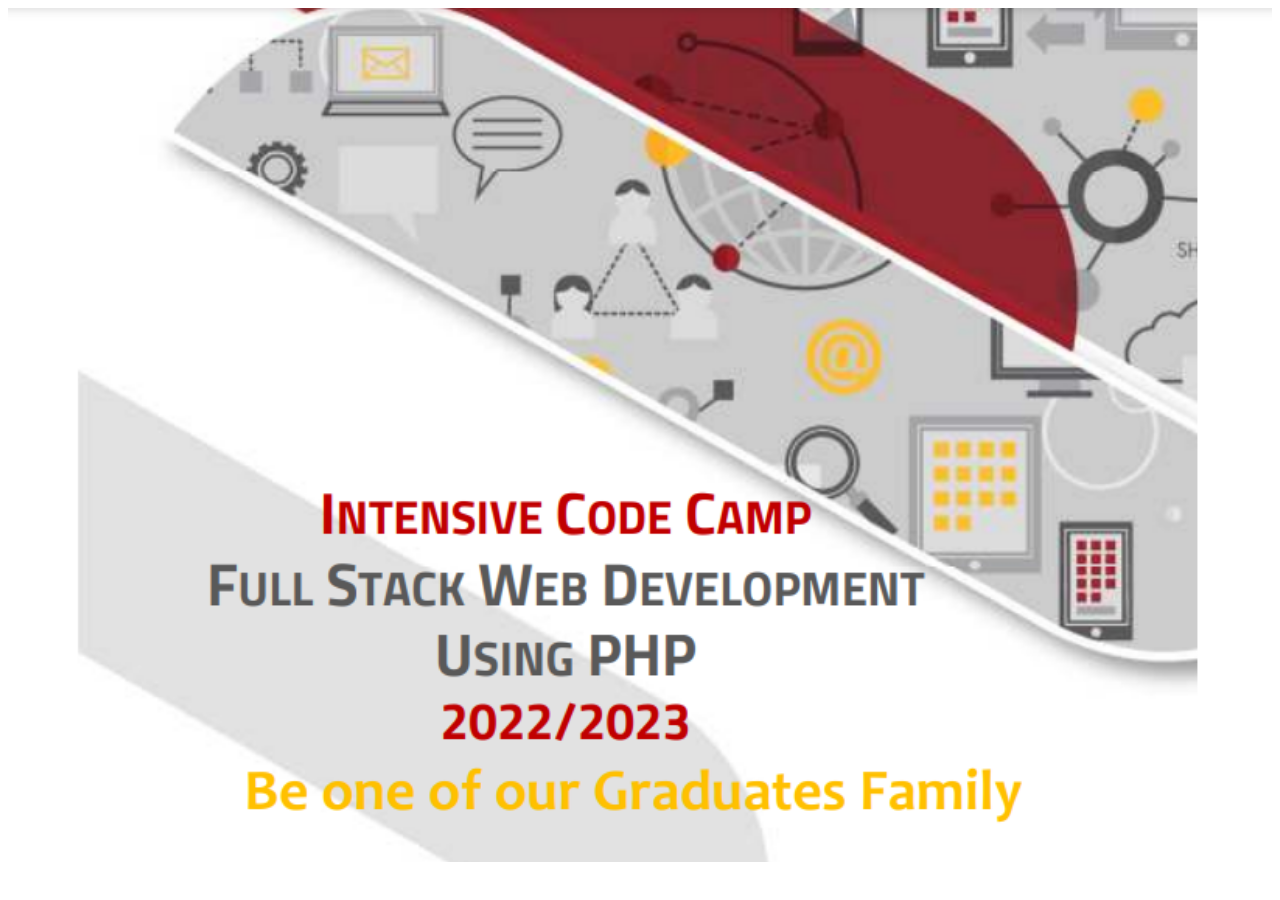
<file: day1/index.html>
<!DOCTYPE html>
<html lang="en">

<head>
    <meta charset="UTF-8">
    <meta name="viewport" content="width=device-width, initial-scale=1.0">
    <title>Start Page</title>
</head>

<body>

    <a href="roadmap.html">
        <img src="/day1/src/assets/img_1.PNG" alt="Roadmap Image" style="width:100%;height:auto;">
    </a>    
</body>

</html>
</file>
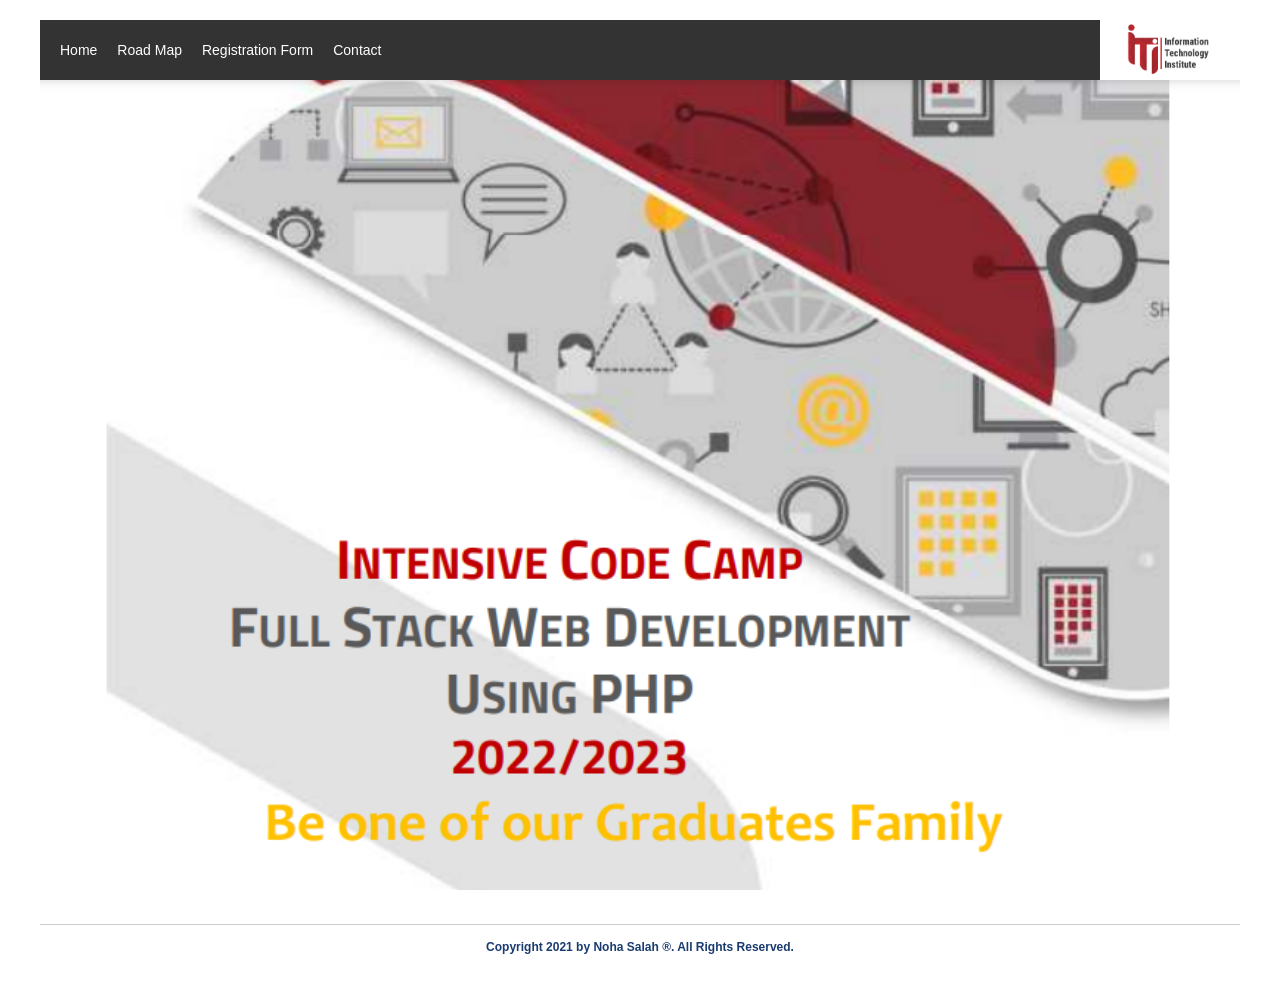
<file: day2/index.html>
<!DOCTYPE html>
<html lang="en">

<head>
    <meta charset="UTF-8">
    <meta name="viewport" content="width=device-width, initial-scale=1.0">
    <title>Start Page</title>
    <link rel="stylesheet" href="style.css">
</head>

<body>

    <div class="header">
        <div class="nav-links">
            <a href="index.html">Home</a>
            <a href="roadmap.html">Road Map</a>
            <a href="registration.html">Registration Form</a>
            <a href="https://iti.gov.eg">Contact</a>
        </div>
        <div class="logo-container">
            <img src="/day2/assets/ITI_logo.png" alt="ITI Information Technology Institute" width="100">
        </div>
    </div>

    <a href="roadmap.html">
        <img src="/day2/assets/img_1.PNG" alt="Intensive Code Camp - Python" style="width:100%;height:auto;">
    </a>

    <div class="footer">
        Copyright 2021 by Noha Salah &reg;. All Rights Reserved.
    </div>

</body>

</html>
</file>
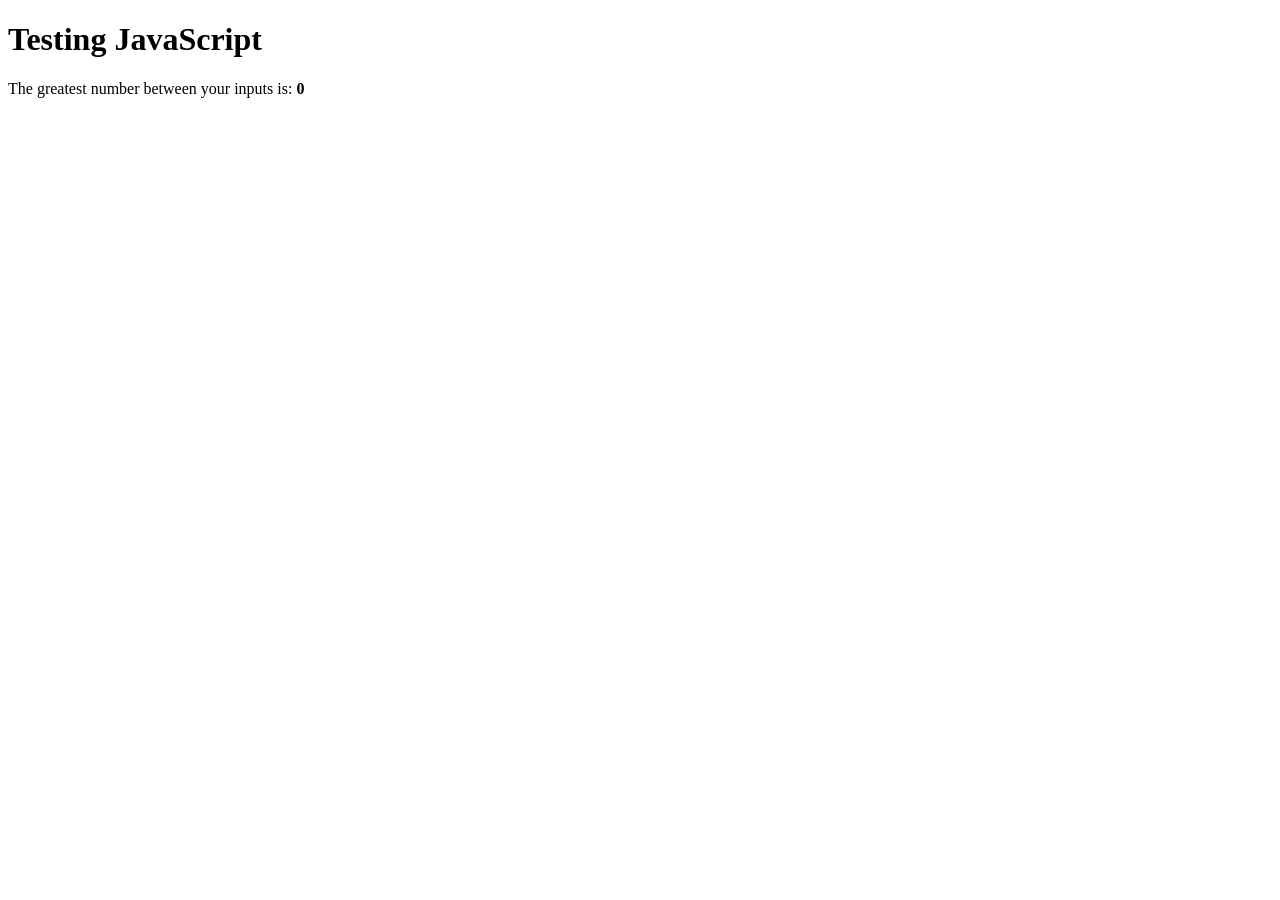
<file: day3/index.html>
<!DOCTYPE html>
<html lang="en">

<head>
    <meta charset="UTF-8">
    <meta name="viewport" content="width=device-width, initial-scale=1.0">
    <title>Day 3 - JS in Browser</title>
</head>

<body>

    <h1>Testing JavaScript</h1>

    <script src="script.js"></script>

</body>

</html>
</file>
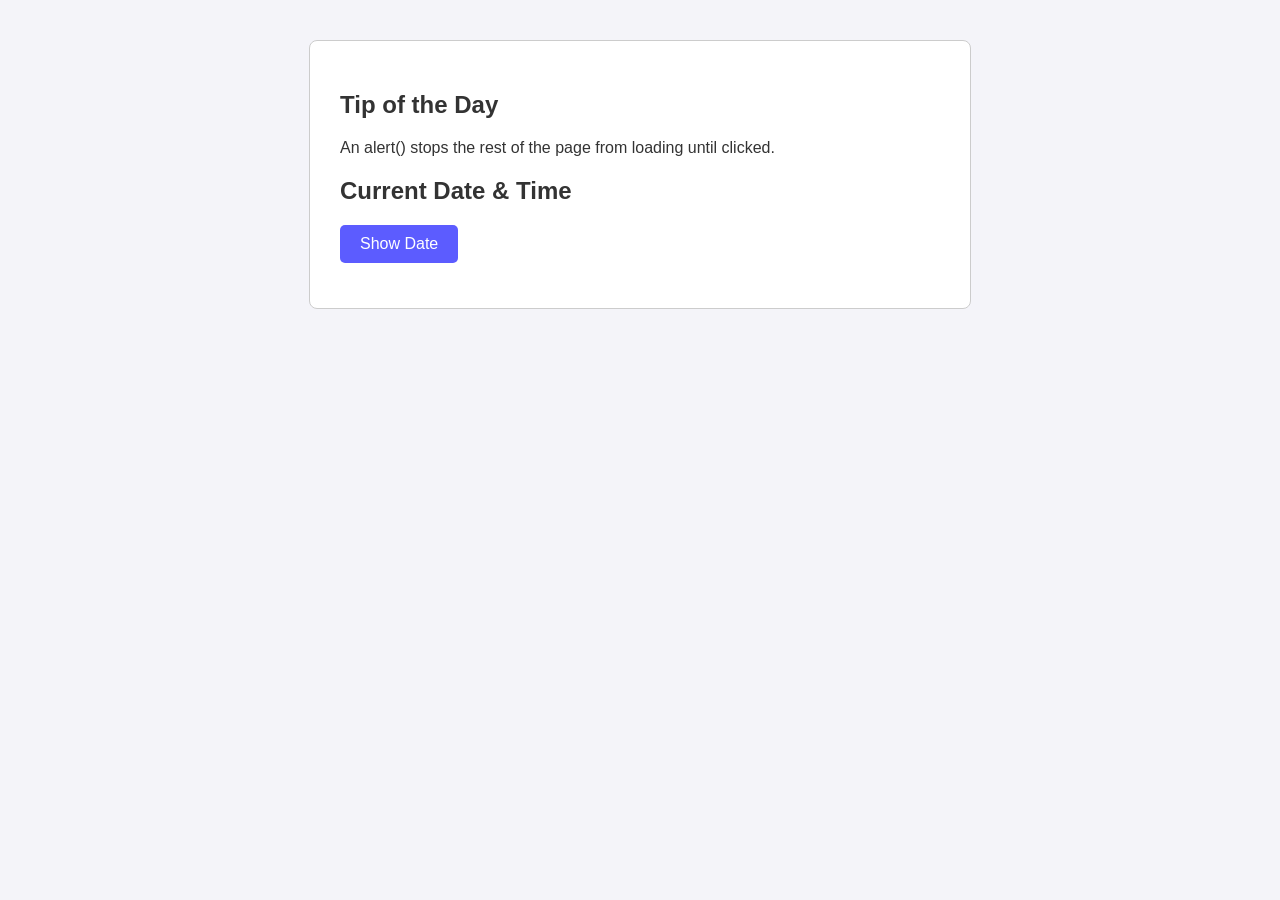
<file: day4/index.html>
<!DOCTYPE html>
<html lang="en">

<head>
    <meta charset="UTF-8">
    <meta name="viewport" content="width=device-width, initial-scale=1.0">
    <title>Day 4 - continue JS </title>
    <style>
        body {
            font-family: Arial, sans-serif;
            margin: 40px;
            background-color: #f4f4f9;
            color: #333;
        }

        .container {
            background: white;
            padding: 30px;
            border: 1px solid #ccc;
            border-radius: 8px;
            max-width: 600px;
            margin: 0 auto;
        }

        .note {
            color: #666;
            font-size: 14px;
            margin-top: 30px;
        }

        button {
            padding: 10px 20px;
            background-color: #5c5cff;
            color: white;
            border: none;
            border-radius: 5px;
            cursor: pointer;
            font-size: 16px;
            margin-bottom: 15px;
        }

        button:hover {
            background-color: #4a4acc;
        }
    </style>
</head>

<body>

    <div class="container">
        <h2>Tip of the Day</h2>
        <div id="tipDisplay"></div>

        <h2>Current Date & Time</h2>
        <button onclick="showDate()">Show Date</button>
        <div class="box" id="dateDisplay"></div>

    </div>

    <script>
        // Task 1: Tip 
        let jsTips = [
            "prompt() always returns a string. Use Number() to convert it.",
            "Arrays always start counting from index 0.",
            "Use console.log() to test your code and find bugs.",
            "Use 'let' for variables that change, and 'const' for fixed values.",
            "Math.random() generates a decimal number between 0 and 1.",
            "Use the .length property to find out how many items are in an array.",
            "An alert() stops the rest of the page from loading until clicked.",
            "A 'for' loop is the best way to print array items.",
            "Don't forget the parentheses () when you call a function!",
            "You can use document.write() to print text directly on the page."
        ];

        let randomIndex = Math.floor(Math.random() * jsTips.length);
        document.getElementById("tipDisplay").innerText = jsTips[randomIndex];

        // Task 2: Display  date and time 
        function showDate() {
            let currentDate = new Date();
            document.getElementById("dateDisplay").innerText = currentDate.toLocaleString();
        }

        // Task 3: Count how many times a number is found
        function countNumber(arr, targetNum) {
            let count = 0;
            for (let i = 0; i < arr.length; i++) {
                if (arr[i] === targetNum) {
                    count++;
                }
            }
            return count;
        }

        console.log("Task 3 ");
        let numbersArray = [5, 2, 8, 5, 1, 5, 9];
        console.log("Array: [5, 2, 8, 5, 1, 5, 9]");
        console.log("Number 5 is found: " + countNumber(numbersArray, 5) + " times");

        // Task 4: Remove a specific character from array
        function removeCharacter(arr, charToRemove) {
            let newArray = [];
            for (let i = 0; i < arr.length; i++) {
                if (arr[i] !== charToRemove) {
                    newArray.push(arr[i]);
                }
            }
            return newArray;
        }

        console.log("\n Task 4");
        let charsArray = ['A', 'b', 'C', 'b', 'D'];
        console.log("Original Array: ['A', 'b', 'C', 'b', 'D']");
        console.log("After removing 'b':", removeCharacter(charsArray, 'b'));

        // Task 5: Get the maximum number in an array
        function getMaximum(arr) {
            let maxNumber = arr[0];
            for (let i = 1; i < arr.length; i++) {
                if (arr[i] > maxNumber) {
                    maxNumber = arr[i];
                }
            }
            return maxNumber;
        }

        console.log("\n Task 5");
        let scores = [10, 55, 3, 99, 21];
        console.log("Array: [10, 55, 3, 99, 21]");
        console.log("Maximum number is: " + getMaximum(scores));

    </script>
</body>

</html>
</file>
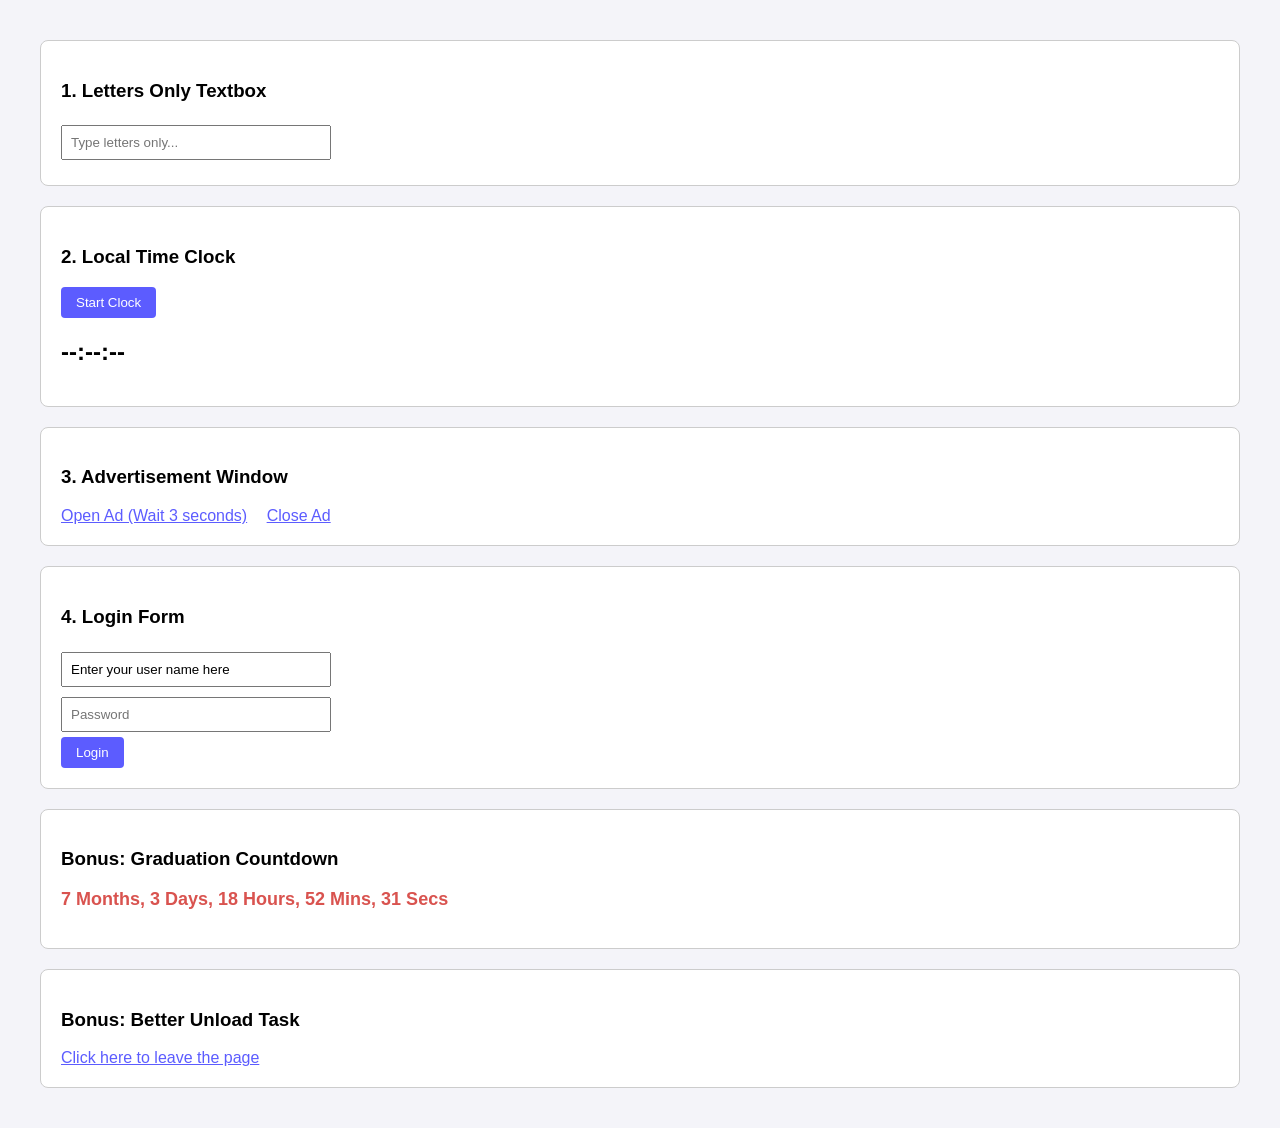
<file: day5/index.html>
<!DOCTYPE html>
<html lang="en">

<head>
    <meta charset="UTF-8">
    <meta name="viewport" content="width=device-width, initial-scale=1.0">
    <title>Day 5 - Main Lab</title>
    <style>
        body {
            font-family: Arial, sans-serif;
            margin: 40px;
            background-color: #f4f4f9;
        }

        .box {
            background: white;
            padding: 20px;
            border: 1px solid #ccc;
            border-radius: 8px;
            margin-bottom: 20px;
        }

        input {
            padding: 8px;
            margin: 5px 0;
            width: 250px;
        }

        button {
            padding: 8px 15px;
            background: #5c5cff;
            color: white;
            border: none;
            cursor: pointer;
            border-radius: 4px;
        }

        button:hover {
            background: #4a4acc;
        }

        a {
            color: #5c5cff;
            cursor: pointer;
            text-decoration: underline;
            margin-right: 15px;
        }
    </style>
</head>

<body>

    <div class="box">
        <h3>1. Letters Only Textbox</h3>
        <input type="text" id="lettersOnly" placeholder="Type letters only...">
    </div>

    <div class="box">
        <h3>2. Local Time Clock</h3>
        <button id="startClockBtn">Start Clock</button>
        <h2 id="clockDisplay">--:--:--</h2>
    </div>

    <div class="box">
        <h3>3. Advertisement Window</h3>
        <a id="openAdBtn">Open Ad (Wait 3 seconds)</a>
        <a id="closeAdBtn">Close Ad</a>
    </div>

    <div class="box">
        <h3>4. Login Form</h3>
        <form action="./welcome.html" method="GET">
            <input type="text" id="usernameInput" name="username" value="Enter your user name here"><br>
            <input type="password" name="password" placeholder="Password"><br>
            <button type="submit">Login</button>
        </form>
    </div>

    <div class="box">
        <h3>Bonus: Graduation Countdown</h3>
        <p style="font-size: 18px; font-weight: bold; color: #d9534f;" id="countdownDisplay">Calculating...</p>
    </div>

    <div class="box">
    <h3>Bonus: Better Unload Task</h3>
    <a href="https://google.com" id="leaveLink">Click here to leave the page</a>
</div>
    <script src="main.js"></script>
</body>

</html>
</file>
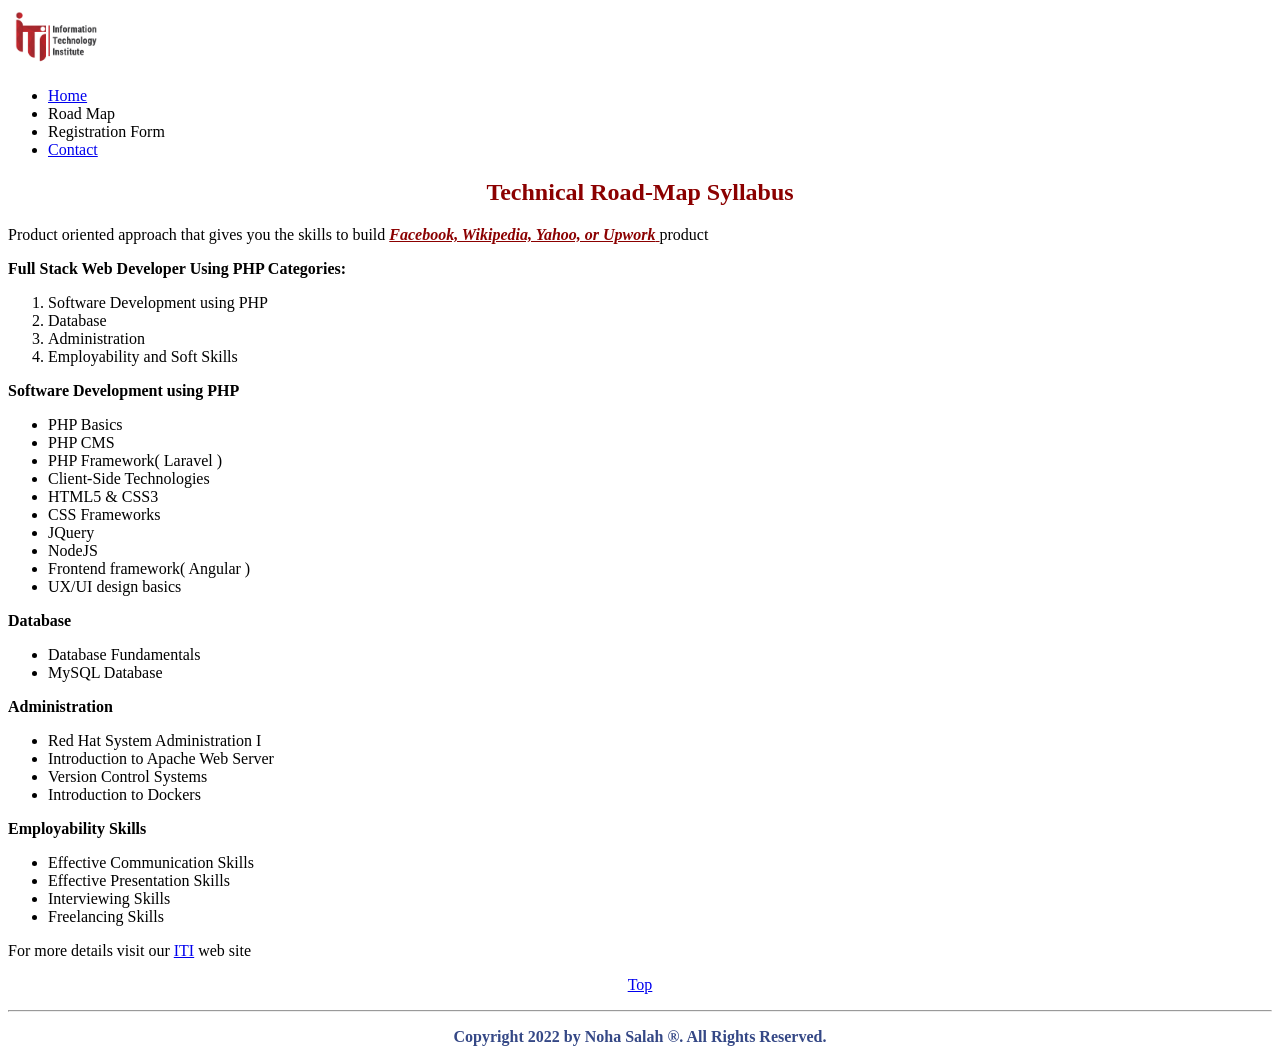
<file: day1/roadmap.html>
<!DOCTYPE html>

<html lang="en">

<head>
    <meta charset="UTF-8">
    <meta name="viewport" content="width=device-width, initial-scale=1.0">
    <title>Technical Road-Map</title>
</head>

<body>

    <a name="top"></a>

    <img src="/day1/src/assets/ITI_logo.png" alt="ITI Information Technology Institute" width="100">

    <ul>
        <li><a href="./index.html">Home</a></li>
        <li>Road Map</li>
        <li>Registration Form</a></li>
        <li><a href="#">Contact</a></li>
    </ul>

    <h2 align="center">
        <font color="darkred">Technical Road-Map Syllabus</font>
    </h2>

    <p>
        Product oriented approach that gives you the skills to build
        <u style=color:darkred>
            <font color="darkred"><b><i>Facebook, Wikipedia, Yahoo, or Upwork</i></b></font>
        </u>
        product
    </p>

    <p><b>Full Stack Web Developer Using PHP Categories:</b></p>
    <ol>
        <li>Software Development using PHP</li>
        <li>Database</li>
        <li>Administration</li>
        <li>Employability and Soft Skills</li>
    </ol>

    <p><b>Software Development using PHP</b></p>
    <ul>
        <li>PHP Basics</li>
        <li>PHP CMS</li>
        <li>PHP Framework( Laravel )</li>
        <li>Client-Side Technologies</li>
        <li>HTML5 & CSS3</li>
        <li>CSS Frameworks</li>
        <li>JQuery</li>
        <li>NodeJS</li>
        <li>Frontend framework( Angular )</li>
        <li>UX/UI design basics</li>
    </ul>

    <p><b>Database</b></p>
    <ul>
        <li>Database Fundamentals</li>
        <li>MySQL Database</li>
    </ul>

    <p><b>Administration</b></p>
    <ul>
        <li>Red Hat System Administration I</li>
        <li>Introduction to Apache Web Server</li>
        <li>Version Control Systems</li>
        <li>Introduction to Dockers</li>
    </ul>

    <p><b>Employability Skills</b></p>
    <ul>
        <li>Effective Communication Skills</li>
        <li>Effective Presentation Skills</li>
        <li>Interviewing Skills</li>
        <li>Freelancing Skills</li>
    </ul>

    <p>For more details visit our <a href="https://iti.gov.eg/home">ITI</a> web site</p>

    <p align="center"><a href="#top">Top</a></p>

    <hr>

    <p align="center"><b>
            <font color="#354886 ">Copyright 2022 by Noha Salah &reg;. All Rights Reserved.</font>
        </b></p>

</body>

</html>
</file>
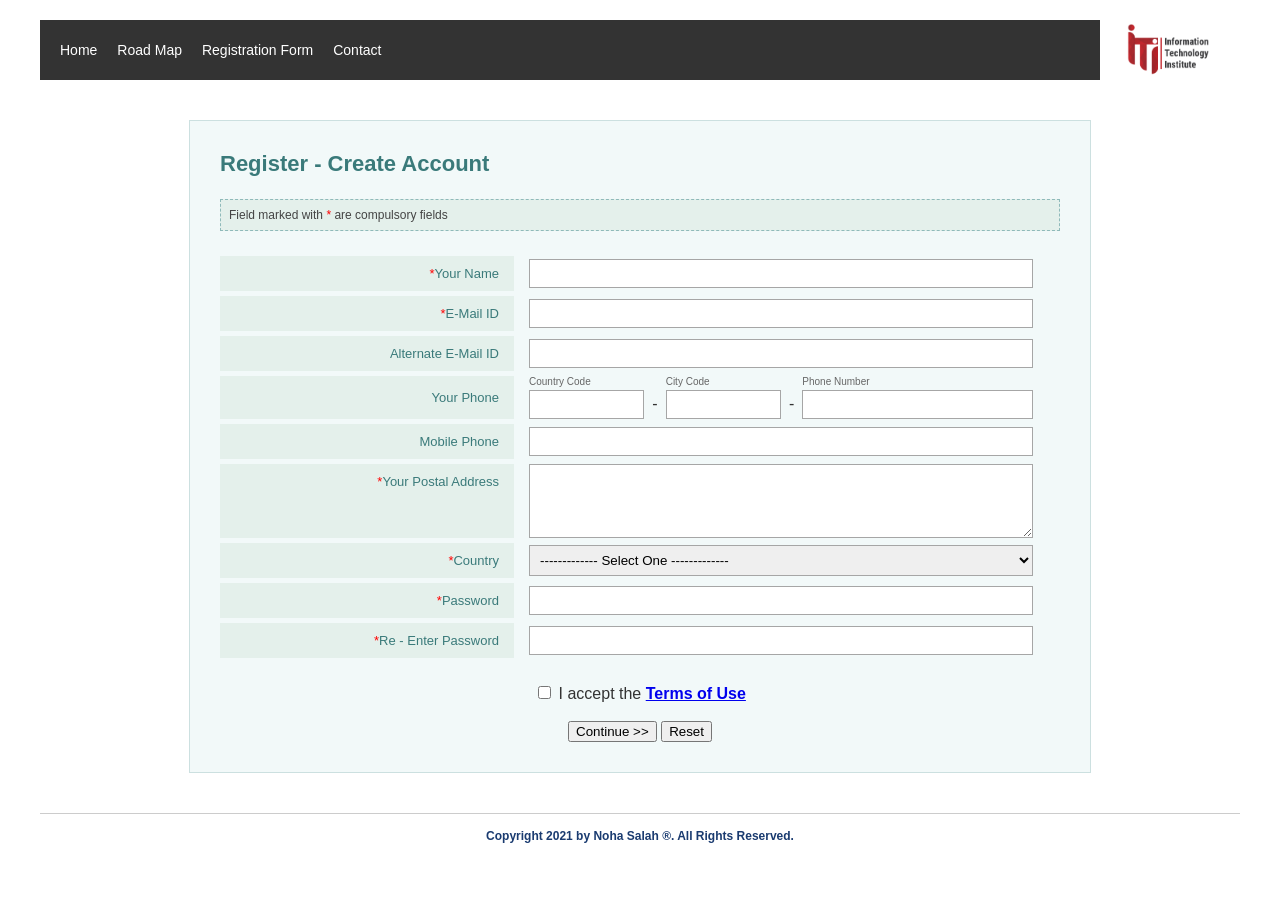
<file: day2/registration.html>
<!DOCTYPE html>
<html lang="en">

<head>
    <meta charset="UTF-8">
    <meta name="viewport" content="width=device-width, initial-scale=1.0">
    <title>Registration Form</title>
    <link rel="stylesheet" href="style.css">
</head>

<body>

    <div class="header">
        <div class="nav-links">
            <a href="index.html">Home</a>
            <a href="roadmap.html">Road Map</a>
            <a href="registration.html">Registration Form</a>
            <a href="https://iti.gov.eg">Contact</a>
        </div>
        <div class="logo-container">
            <img src="/day1/src/assets/ITI_logo.png" alt="ITI Information Technology Institute" width="100">
        </div>
    </div>

    <div class="form-container">
        <h3 class="form-title">Register - Create Account</h3>
        <div class="compulsory-note" style="background-color: #e4f0eb;">
            Field marked with <span class="required-star">*</span> are compulsory fields
        </div>

        <form action="#" method="POST">
            <div class="form-group">
                <div class="form-label"><span class="required-star">*</span>Your Name</div>
                <div class="form-input"><input type="text" name="name" required></div>
            </div>

            <div class="form-group">
                <div class="form-label"><span class="required-star">*</span>E-Mail ID</div>
                <div class="form-input"><input type="email" name="email" required></div>
            </div>

            <div class="form-group">
                <div class="form-label">Alternate E-Mail ID</div>
                <div class="form-input"><input type="email" name="alt_email"></div>
            </div>

            <div class="form-group">
                <div class="form-label">Your Phone</div>
                <div class="form-input" style="display: flex; gap: 8px; align-items: flex-end;">

                    <div style="display: flex; flex-direction: column; width: 25%;">
                        <span style="font-size: 10px; color: #666; margin-bottom: 3px;">Country Code</span>
                        <input type="text" name="country_code"
                            style="padding: 6px; border: 1px solid #a6a6a6; width: 100%; box-sizing: border-box;">
                    </div>

                    <span style="margin-bottom: 6px; color: #333;">-</span>

                    <div style="display: flex; flex-direction: column; width: 25%;">
                        <span style="font-size: 10px; color: #666; margin-bottom: 3px;">City Code</span>
                        <input type="text" name="city_code"
                            style="padding: 6px; border: 1px solid #a6a6a6; width: 100%; box-sizing: border-box;">
                    </div>

                    <span style="margin-bottom: 6px; color: #333;">-</span>

                    <div style="display: flex; flex-direction: column; width: 50%;">
                        <span style="font-size: 10px; color: #666; margin-bottom: 3px;">Phone Number</span>
                        <input type="text" name="phone_number"
                            style="padding: 6px; border: 1px solid #a6a6a6; width: 100%; box-sizing: border-box;">
                    </div>

                </div>
            </div>

            <div class="form-group">
                <div class="form-label">Mobile Phone</div>
                <div class="form-input"><input type="text" name="mobile"></div>
            </div>

            <div class="form-group align-top">
                <div class="form-label"><span class="required-star">*</span>Your Postal Address</div>
                <div class="form-input"><textarea name="address" rows="4" required></textarea></div>
            </div>

            <div class="form-group">
                <div class="form-label"><span class="required-star">*</span>Country</div>
                <div class="form-input">
                    <select name="country" required>
                        <option value="">------------- Select One -------------</option>
                        <option value="EG">Egypt</option>
                    </select>
                </div>
            </div>

            <div class="form-group">
                <div class="form-label"><span class="required-star">*</span>Password</div>
                <div class="form-input"><input type="password" name="password" required></div>
            </div>

            <div class="form-group">
                <div class="form-label"><span class="required-star">*</span>Re - Enter Password</div>
                <div class="form-input"><input type="password" name="confirm_password" required></div>
            </div>

            <div class="form-actions">
                <input type="checkbox" name="terms" required> I accept the <a href="#" style="font-weight: bold;">Terms
                    of Use</a><br><br>
                <button type="submit">Continue >></button>
                <button type="reset">Reset</button>
            </div>
        </form>
    </div>

    <div class="footer">
        Copyright 2021 by Noha Salah &reg;. All Rights Reserved.
    </div>

</body>

</html>
</file>
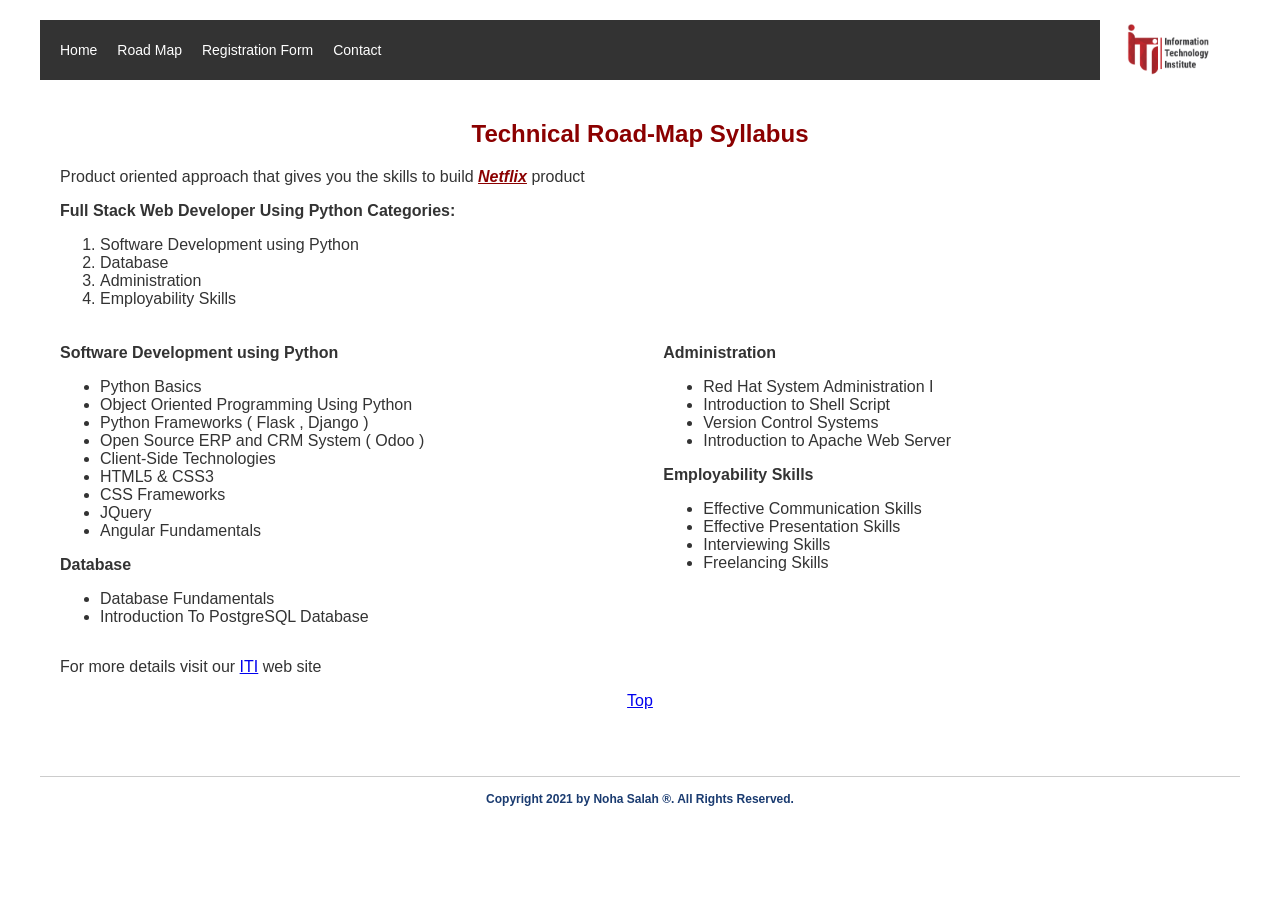
<file: day2/roadmap.html>
<!DOCTYPE html>
<html lang="en">

<head>
    <meta charset="UTF-8">
    <meta name="viewport" content="width=device-width, initial-scale=1.0">
    <title>Technical Road-Map Syllabus</title>
    <link rel="stylesheet" href="style.css">
</head>

<body>
    <a name="top"></a>

    <div class="header">
        <div class="nav-links">
            <a href="index.html">Home</a>
            <a href="roadmap.html">Road Map</a>
            <a href="registration.html">Registration Form</a>
            <a href="https://iti.gov.eg">Contact</a>
        </div>
        <div class="logo-container">
            <img src="/day2/assets/ITI_logo.png" alt="ITI Information Technology Institute" width="100">
        </div>
    </div>

    <div style="padding: 20px;">
        <h2 align="center" style="color: darkred;">Technical Road-Map Syllabus</h2>

        <p>
            Product oriented approach that gives you the skills to build
            <u style="color: darkred;"><b><i>Netflix</i></b></u> product
        </p>

        <p><b>Full Stack Web Developer Using Python Categories:</b></p>
        <ol>
            <li>Software Development using Python</li>
            <li>Database</li>
            <li>Administration</li>
            <li>Employability Skills</li>
        </ol>

        <div class="row">
            <div class="col">
                <p><b>Software Development using Python</b></p>
                <ul>
                    <li>Python Basics</li>
                    <li>Object Oriented Programming Using Python</li>
                    <li>Python Frameworks ( Flask , Django )</li>
                    <li>Open Source ERP and CRM System ( Odoo )</li>
                    <li>Client-Side Technologies</li>
                    <li>HTML5 & CSS3</li>
                    <li>CSS Frameworks</li>
                    <li>JQuery</li>
                    <li>Angular Fundamentals</li>
                </ul>

                <p><b>Database</b></p>
                <ul>
                    <li>Database Fundamentals</li>
                    <li>Introduction To PostgreSQL Database</li>
                </ul>
            </div>

            <div class="col">
                <p><b>Administration</b></p>
                <ul>
                    <li>Red Hat System Administration I</li>
                    <li>Introduction to Shell Script</li>
                    <li>Version Control Systems</li>
                    <li>Introduction to Apache Web Server</li>
                </ul>

                <p><b>Employability Skills</b></p>
                <ul>
                    <li>Effective Communication Skills</li>
                    <li>Effective Presentation Skills</li>
                    <li>Interviewing Skills</li>
                    <li>Freelancing Skills</li>
                </ul>
            </div>
        </div>

        <p>For more details visit our <a href="https://iti.gov.eg">ITI</a> web site</p>
        <p align="center"><a href="#top">Top</a></p>
    </div>

    <div class="footer">
        Copyright 2021 by Noha Salah &reg;. All Rights Reserved.
    </div>

</body>

</html>
</file>
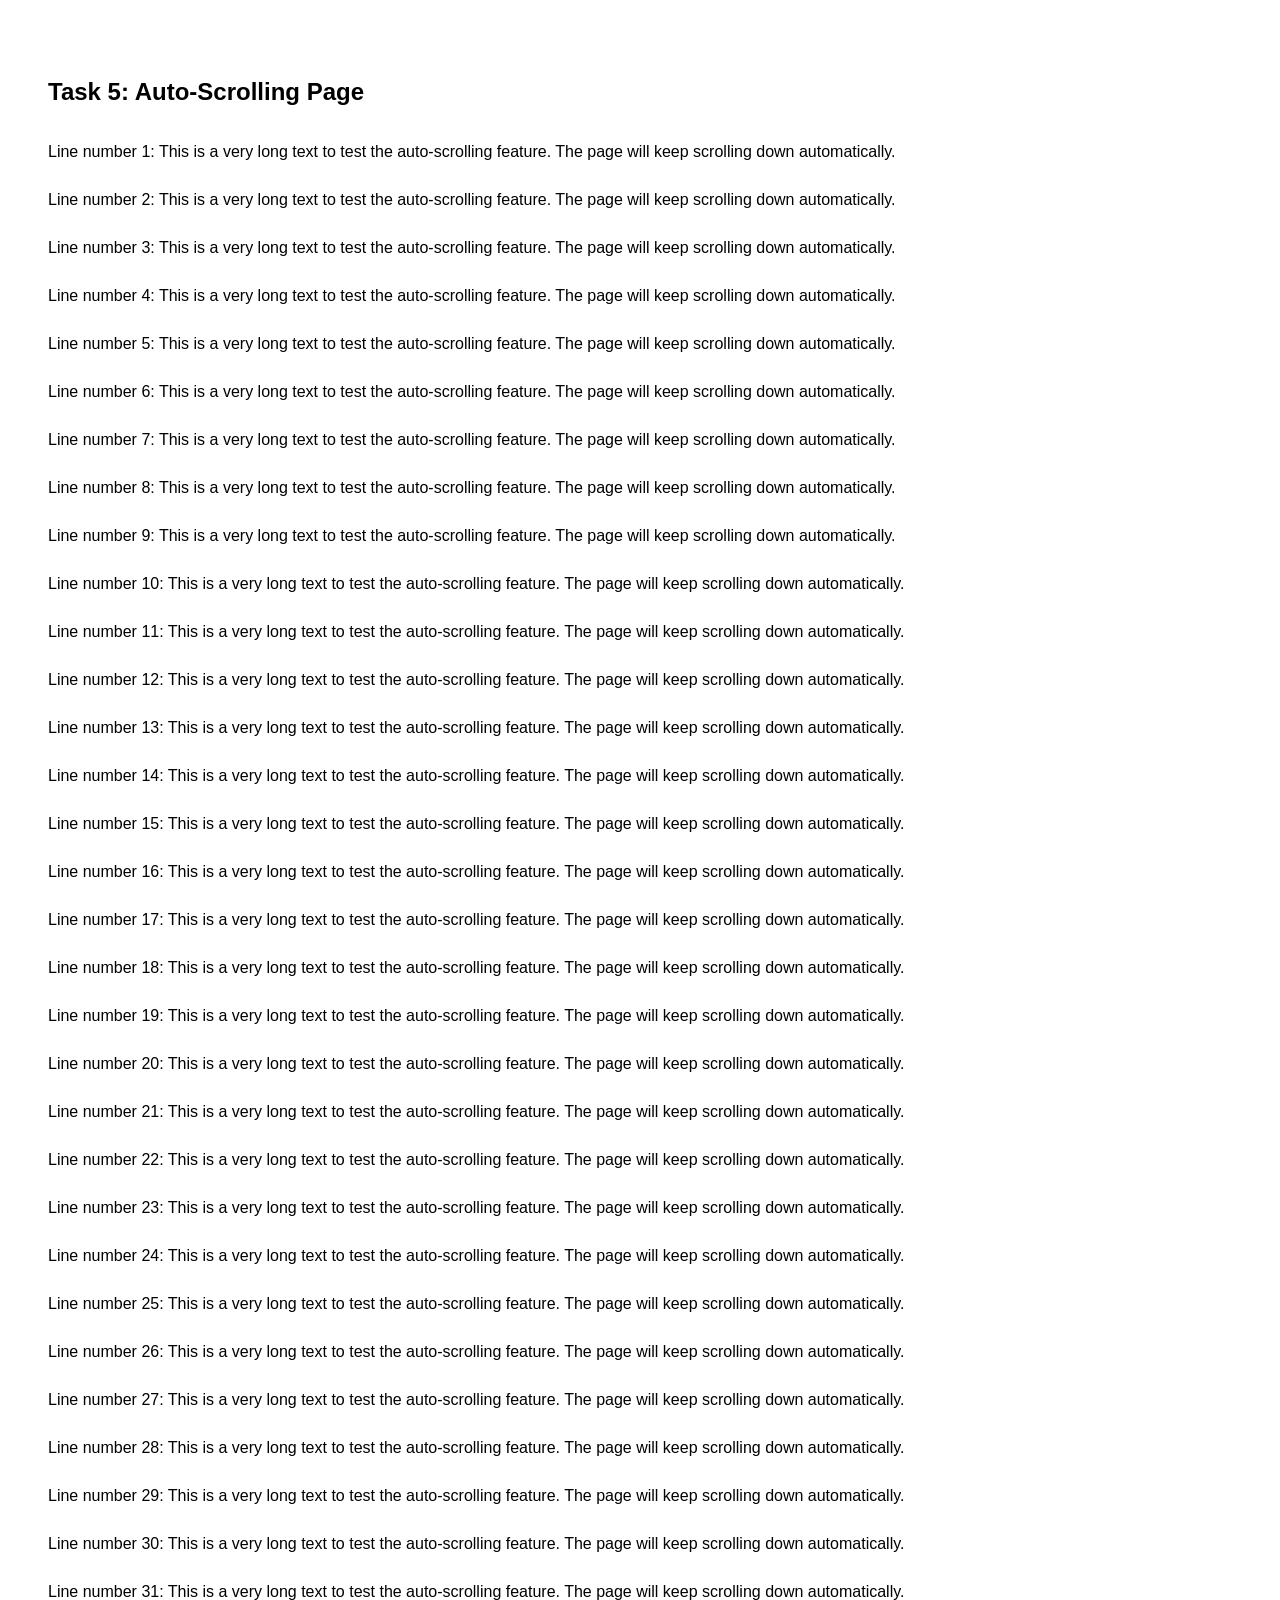
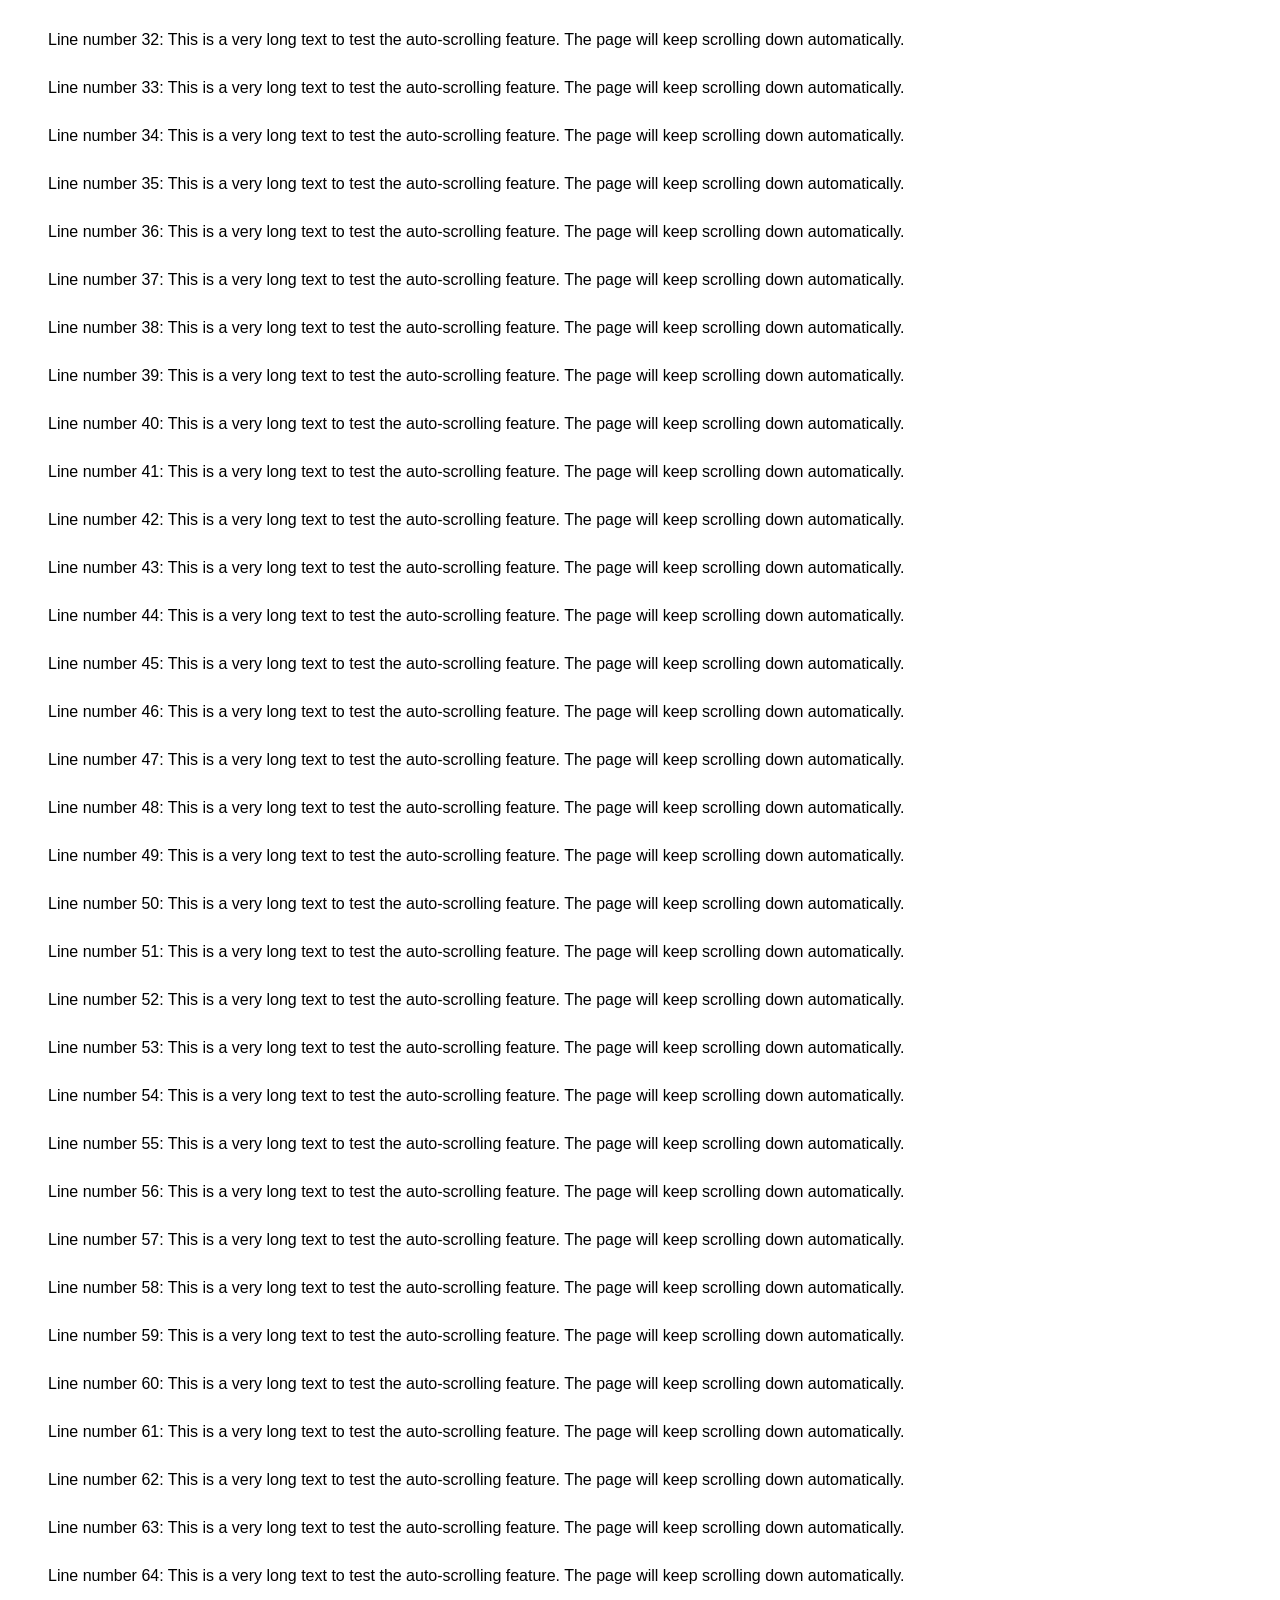
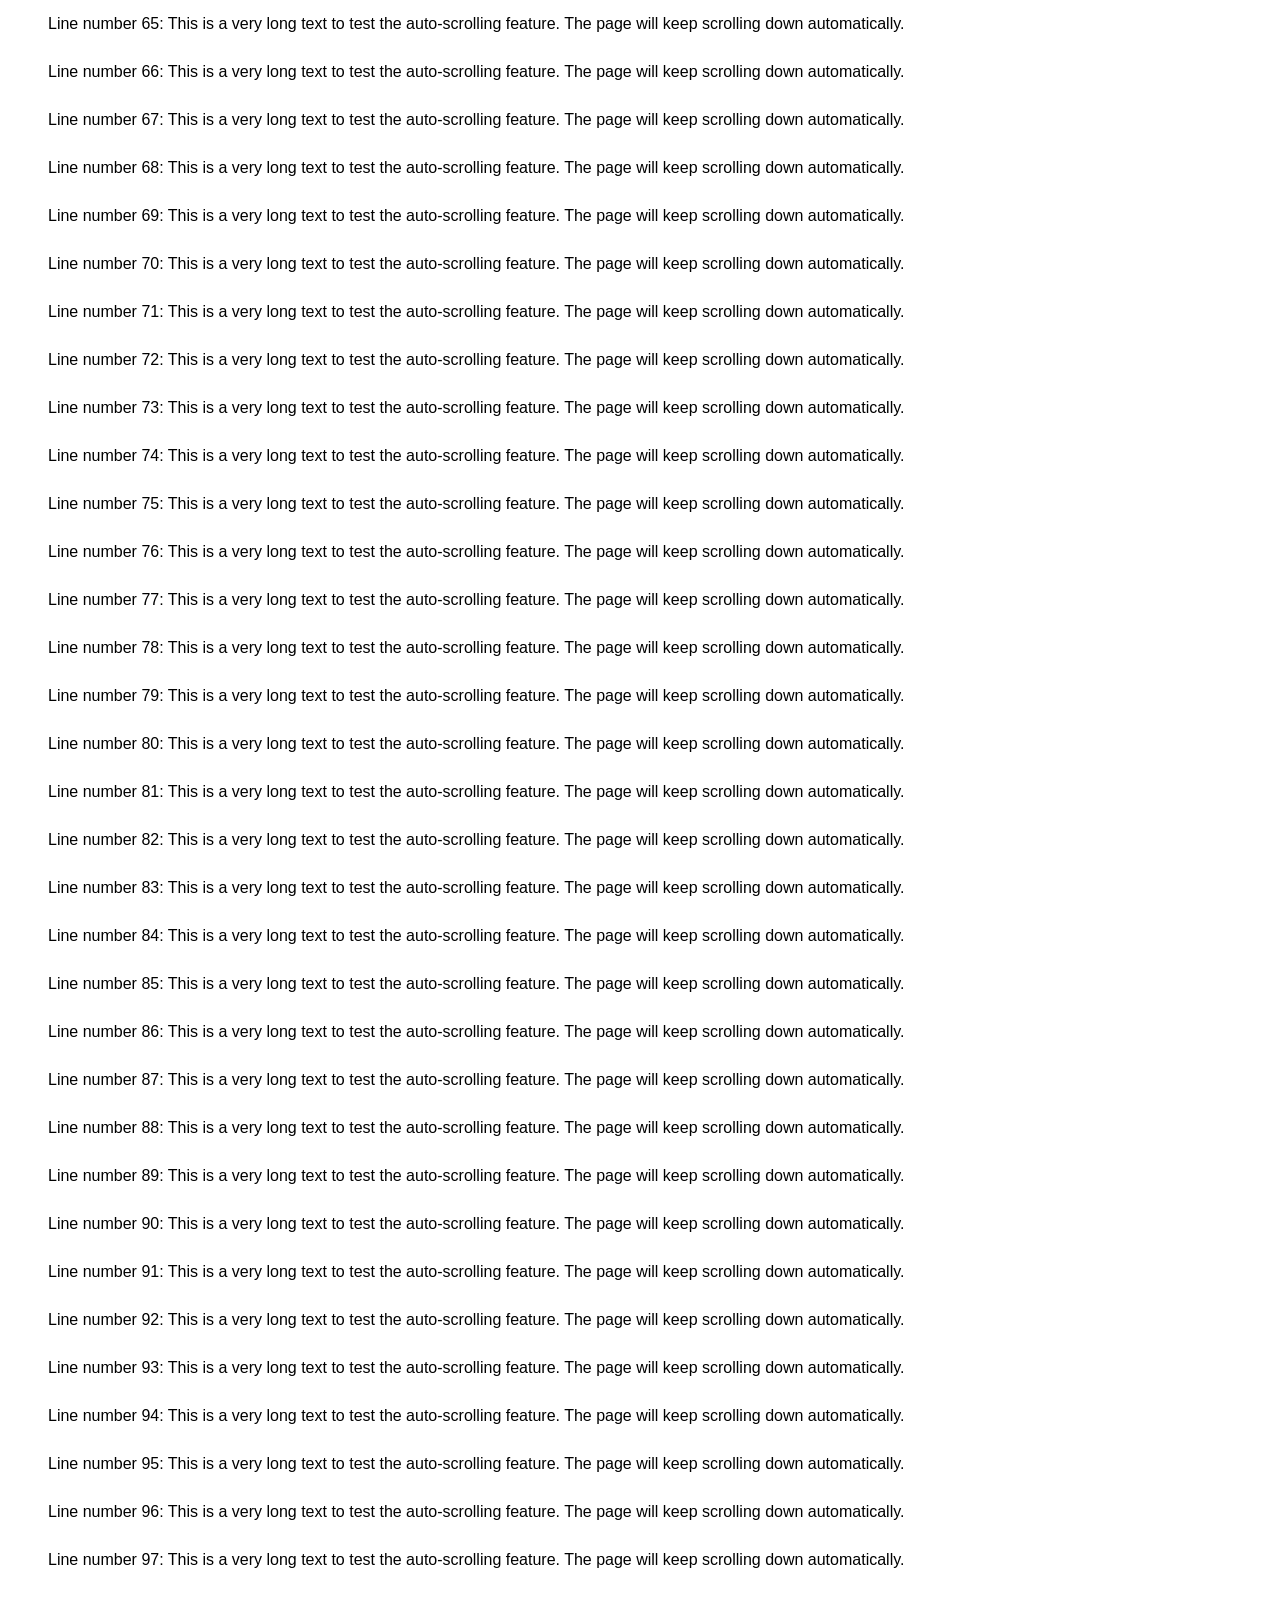
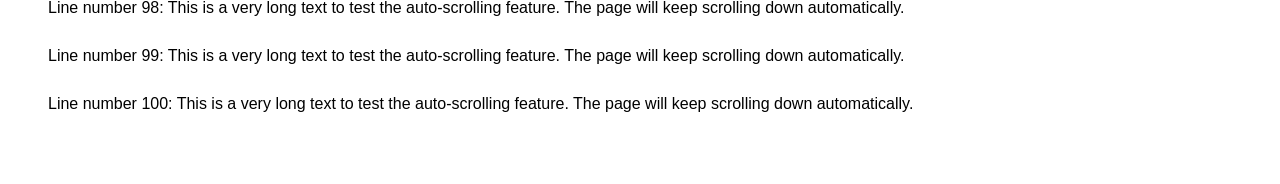
<file: day5/scroll.html>
<!DOCTYPE html>
<html lang="en">

<head>
    <meta charset="UTF-8">
    <meta name="viewport" content="width=device-width, initial-scale=1.0">
    <title>Auto Scrolling Page</title>
</head>

<body style="font-family: Arial, sans-serif; padding: 40px; line-height: 2;">

    <h2 id="pageTitle">Task 5: Auto-Scrolling Page</h2>

    <!-- Linking the external JS file -->
    <script src="scroll.js"></script>
</body>

</html>
</file>
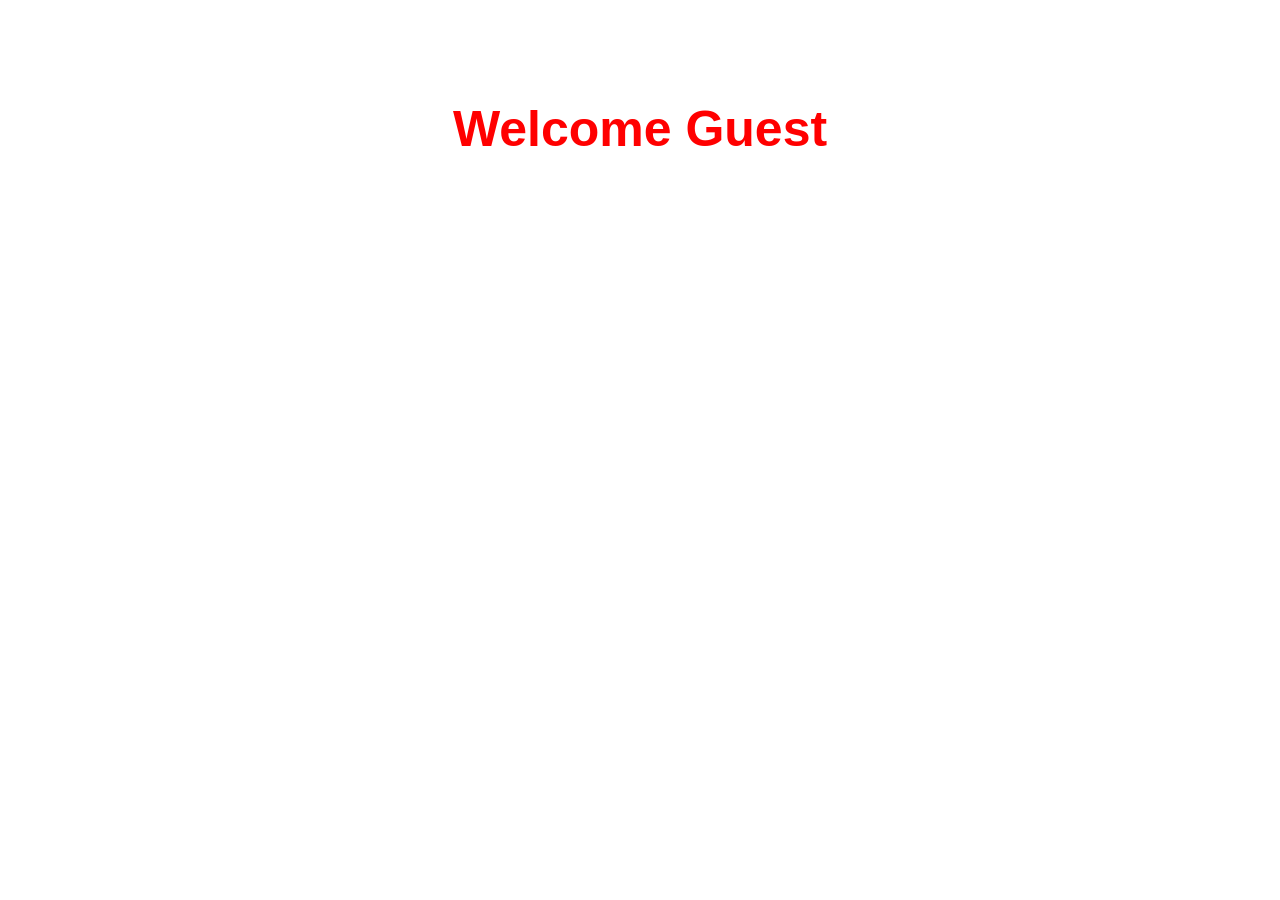
<file: day5/welcome.html>
<!DOCTYPE html>
<html lang="en">
<head>
    <meta charset="UTF-8">
    <meta name="viewport" content="width=device-width, initial-scale=1.0">
    <title>Welcome Page</title>
</head>
<body style="font-family: Arial, sans-serif; text-align: center; margin-top: 100px;">

    <!-- Linking the external JS file -->
    <script src="welcome.js"></script>
</body>
</html>
</file>
<file: day2/style.css>
/* General */
body {
    font-family: 'Segoe UI', Tahoma, Geneva, Verdana, sans-serif;
    margin: 20px 40px;
    padding: 0;
    color: #333;
}

/* Header */
.header {
    background-color: #333333;
    display: flex;
    justify-content: space-between;
    align-items: stretch;
    height: 60px;
}

.nav-links {
    display: flex;
    align-items: center;
    padding-left: 20px;
}

.nav-links a {
    color: white;
    text-decoration: none;
    margin-right: 20px;
    font-size: 14px;
}

.nav-links a:hover {
    text-decoration: underline;
}

.logo-container {
    background-color: white;
    padding: 5px 20px;
    display: flex;
    align-items: center;
}

/* Footer */
.footer {
    text-align: center;
    padding: 15px;
    margin-top: 30px;
    border-top: 1px solid #ccc;
    font-size: 12px;
    font-weight: bold;
    color: #1A3B70;
}

/* Roadmap */
.row {
    display: flex;
    justify-content: space-between;
    margin-top: 20px;
}

.col {
    width: 48%;
}

/* Form */
.form-container {
    width: 70%;
    margin: 40px auto;
    border: 1px solid #cce0e0;
    background-color: #f2f9f9;
    padding: 30px;
}

.form-title {
    color: #3a7a7a;
    margin-top: 0;
    font-size: 22px;
}

.compulsory-note {
    border: 1px dashed #8fbaba;
    padding: 8px;
    font-size: 12px;
    margin-bottom: 25px;
    color: #444;
}

.required-star {
    color: red;
}

.form-group {
    display: flex;
    margin-bottom: 5px;
    align-items: stretch;
}


.form-label {
    width: 35%;
    text-align: right;
    padding: 10px 15px;
    font-size: 13px;
    color: #3a7a7a;
    background-color: #e4f0eb;
    margin-right: 15px;

    display: flex;
    align-items: center;
    justify-content: flex-end;
    box-sizing: border-box;
}


.align-top .form-label {
    align-items: flex-start;
}

.form-input {
    width: 60%;
    display: flex;
    align-items: center;
}

.form-input input[type="text"],
.form-input input[type="email"],
.form-input input[type="password"],
.form-input select,
.form-input textarea {
    width: 100%;
    padding: 6px;
    border: 1px solid #a6a6a6;
    box-sizing: border-box;
}


.phone-labels {
    font-size: 10px;
    color: #666;
    margin-bottom: 3px;
}

.phone-group {
    display: flex;
    align-items: center;
    gap: 8px;
}

.phone-group input {
    padding: 6px;
    border: 1px solid #a6a6a6;
}

.phone-group .cc {
    width: 20%;
}

.phone-group .city {
    width: 20%;
}

.phone-group .num {
    width: 50%;
}

.form-actions {
    text-align: center;
    margin-top: 25px;
}
</file>
